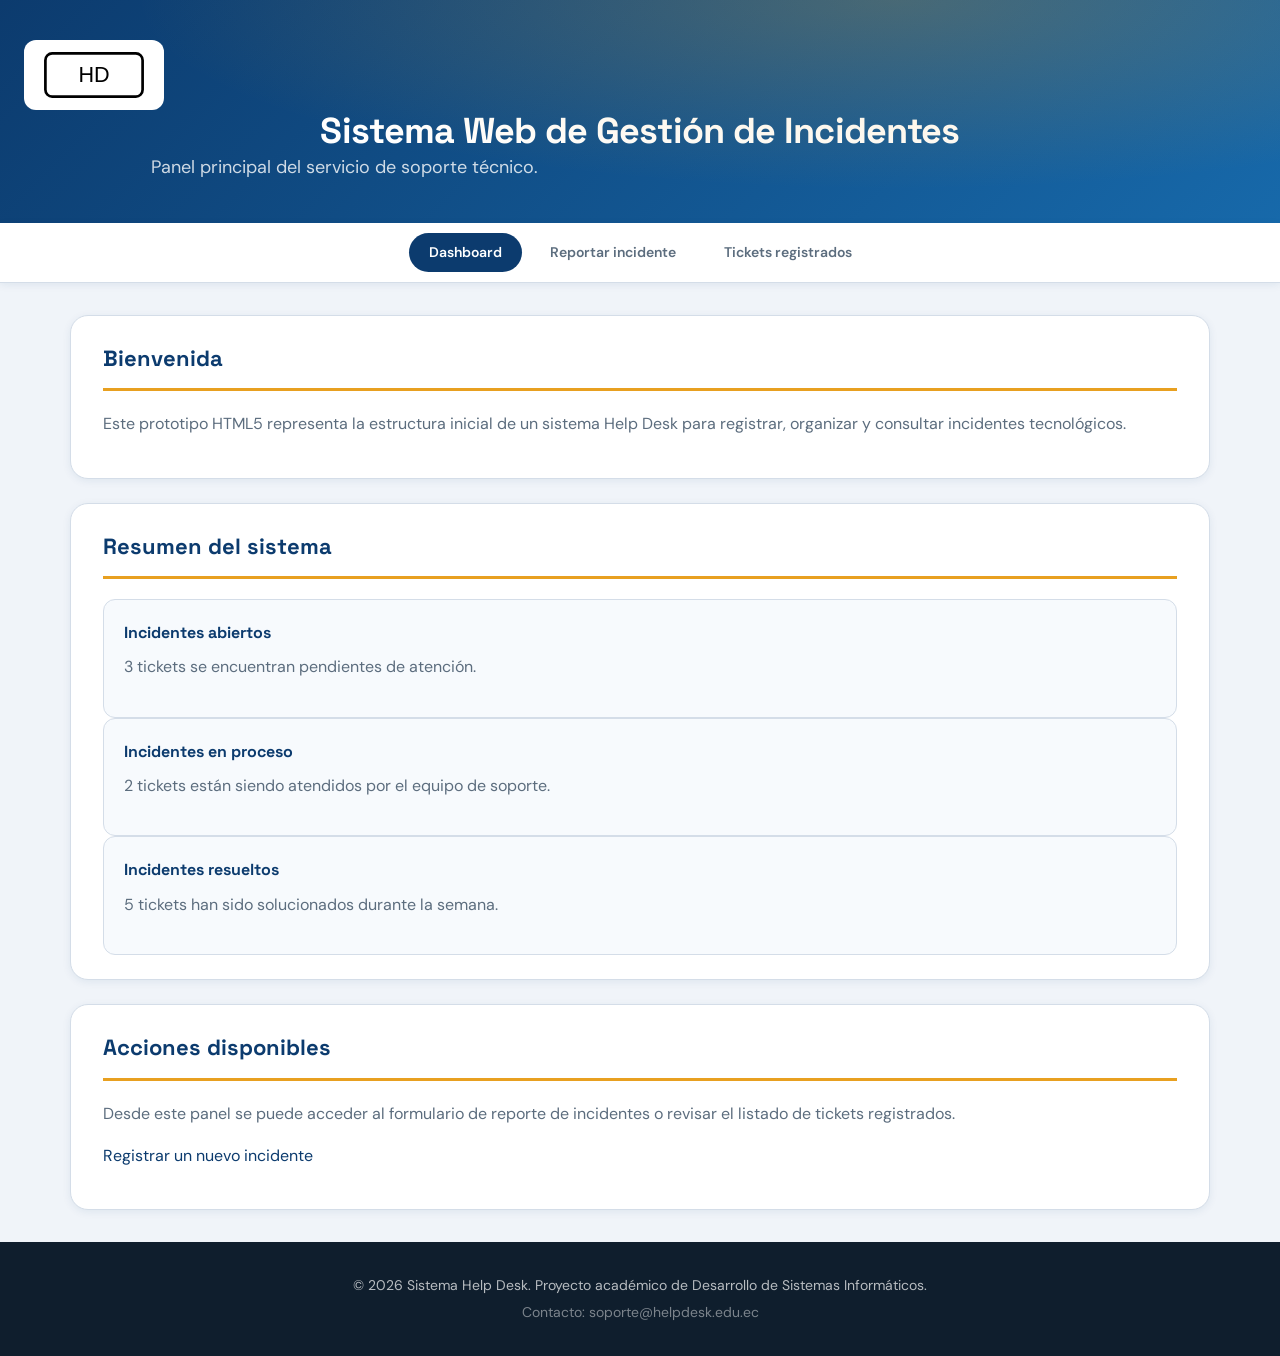
<file: index.html>
<!DOCTYPE html>
<html lang="es">
<head>
  <meta charset="UTF-8">
  <meta name="viewport" content="width=device-width, initial-scale=1.0">
  <link rel="stylesheet" href="assets/css/styles.css">
  <title>Help Desk - Dashboard</title>
</head>
<body>
  <header>
    <img src="assets/img/logo.svg" alt="Logotipo del sistema Help Desk" width="160" height="80">
    <h1>Sistema Web de Gestión de Incidentes</h1>
    <p>Panel principal del servicio de soporte técnico.</p>
  </header>

  <nav aria-label="Menú principal">
    <ul>
      <li><a href="index.html" aria-current="page">Dashboard</a></li>
      <li><a href="reportar.html">Reportar incidente</a></li>
      <li><a href="tickets.html">Tickets registrados</a></li>
    </ul>
  </nav>

  <main>
    <section aria-labelledby="bienvenida">
      <h2 id="bienvenida">Bienvenida</h2>
      <p>Este prototipo HTML5 representa la estructura inicial de un sistema Help Desk para registrar, organizar y consultar incidentes tecnológicos.</p>
    </section>

    <section aria-labelledby="resumen">
      <h2 id="resumen">Resumen del sistema</h2>

      <article>
        <h3>Incidentes abiertos</h3>
        <p>3 tickets se encuentran pendientes de atención.</p>
      </article>

      <article>
        <h3>Incidentes en proceso</h3>
        <p>2 tickets están siendo atendidos por el equipo de soporte.</p>
      </article>

      <article>
        <h3>Incidentes resueltos</h3>
        <p>5 tickets han sido solucionados durante la semana.</p>
      </article>
    </section>

    <section aria-labelledby="acciones">
      <h2 id="acciones">Acciones disponibles</h2>
      <p>Desde este panel se puede acceder al formulario de reporte de incidentes o revisar el listado de tickets registrados.</p>
      <p><a href="reportar.html">Registrar un nuevo incidente</a></p>
    </section>
  </main>

  <footer>
    <p>&copy; 2026 Sistema Help Desk. Proyecto académico de Desarrollo de Sistemas Informáticos.</p>
    <address>Contacto: soporte@helpdesk.edu.ec</address>
  </footer>
</body>
</html>
</file>
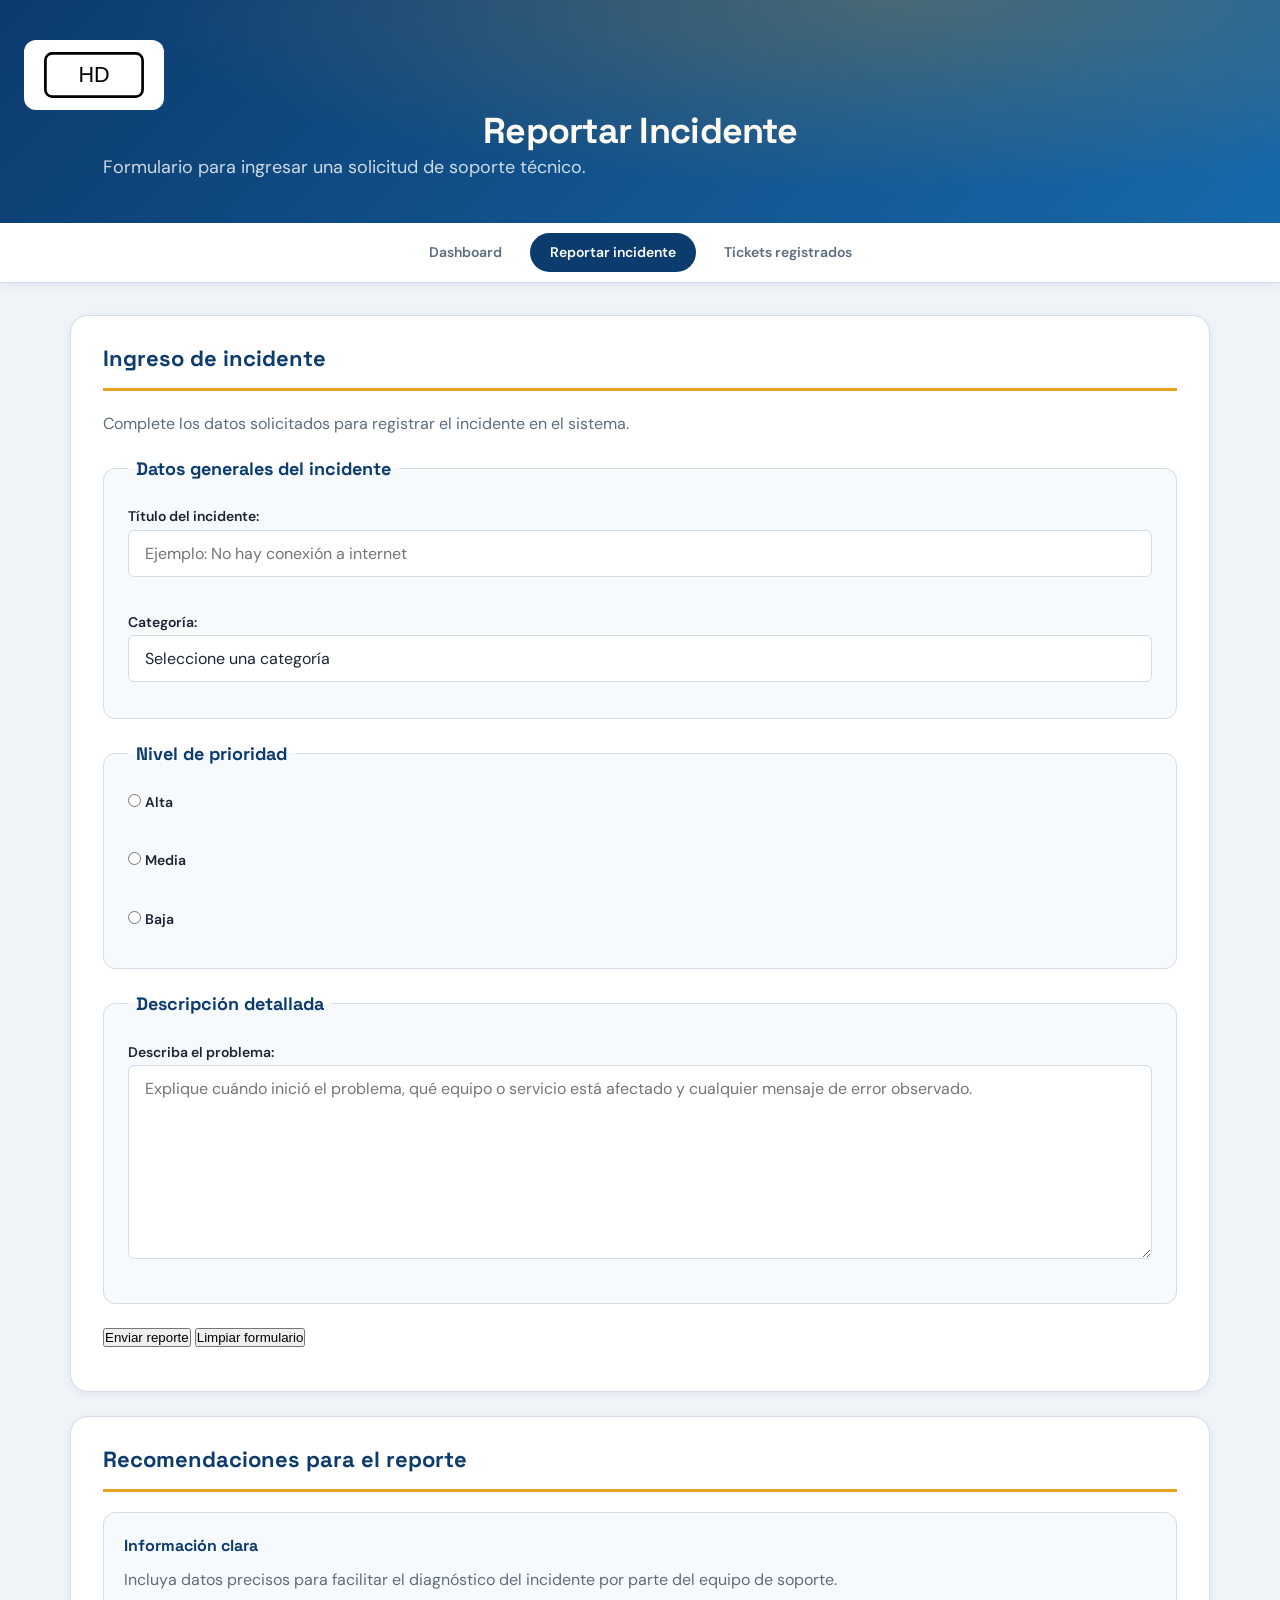
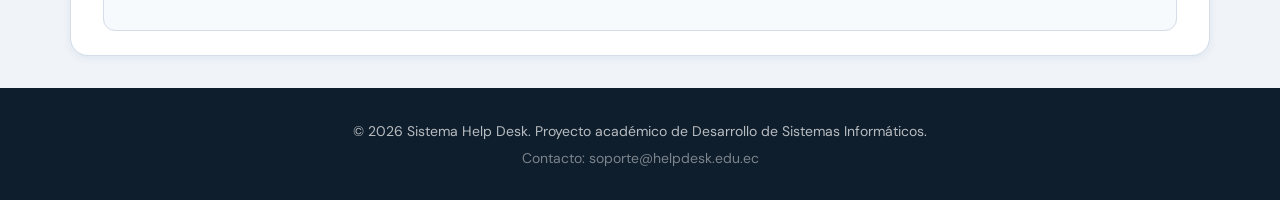
<file: reportar.html>
<!DOCTYPE html>
<html lang="es">
<head>
  <meta charset="UTF-8">
  <meta name="viewport" content="width=device-width, initial-scale=1.0">
  <link rel="stylesheet" href="assets/css/styles.css">
  <title>Help Desk - Reportar Incidente</title>
</head>
<body>
  <header>
    <img src="assets/img/logo.svg" alt="Logotipo del sistema Help Desk" width="160" height="80">
    <h1>Reportar Incidente</h1>
    <p>Formulario para ingresar una solicitud de soporte técnico.</p>
  </header>

  <nav aria-label="Menú principal">
    <ul>
      <li><a href="index.html">Dashboard</a></li>
      <li><a href="reportar.html" aria-current="page">Reportar incidente</a></li>
      <li><a href="tickets.html">Tickets registrados</a></li>
    </ul>
  </nav>

  <main>
    <section aria-labelledby="formulario-incidente">
      <h2 id="formulario-incidente">Ingreso de incidente</h2>
      <p>Complete los datos solicitados para registrar el incidente en el sistema.</p>

      <form action="#" method="post">
        <fieldset>
          <legend>Datos generales del incidente</legend>

          <p>
            <label for="titulo">Título del incidente:</label><br>
            <input type="text" id="titulo" name="titulo" placeholder="Ejemplo: No hay conexión a internet" required>
          </p>

          <p>
            <label for="categoria">Categoría:</label><br>
            <select id="categoria" name="categoria" required>
              <option value="">Seleccione una categoría</option>
              <option value="red">Red</option>
              <option value="hardware">Hardware</option>
              <option value="software">Software</option>
            </select>
          </p>
        </fieldset>

        <fieldset>
          <legend>Nivel de prioridad</legend>

          <p>
            <input type="radio" id="prioridad-alta" name="prioridad" value="alta" required>
            <label for="prioridad-alta">Alta</label>
          </p>

          <p>
            <input type="radio" id="prioridad-media" name="prioridad" value="media">
            <label for="prioridad-media">Media</label>
          </p>

          <p>
            <input type="radio" id="prioridad-baja" name="prioridad" value="baja">
            <label for="prioridad-baja">Baja</label>
          </p>
        </fieldset>

        <fieldset>
          <legend>Descripción detallada</legend>

          <p>
            <label for="descripcion">Describa el problema:</label><br>
            <textarea id="descripcion" name="descripcion" rows="8" cols="60" placeholder="Explique cuándo inició el problema, qué equipo o servicio está afectado y cualquier mensaje de error observado." required></textarea>
          </p>
        </fieldset>

        <p>
          <button type="submit">Enviar reporte</button>
          <button type="reset">Limpiar formulario</button>
        </p>
      </form>
    </section>

    <section aria-labelledby="ayuda">
      <h2 id="ayuda">Recomendaciones para el reporte</h2>
      <article>
        <h3>Información clara</h3>
        <p>Incluya datos precisos para facilitar el diagnóstico del incidente por parte del equipo de soporte.</p>
      </article>
    </section>
  </main>

  <footer>
    <p>&copy; 2026 Sistema Help Desk. Proyecto académico de Desarrollo de Sistemas Informáticos.</p>
    <address>Contacto: soporte@helpdesk.edu.ec</address>
  </footer>
</body>
</html>
</file>
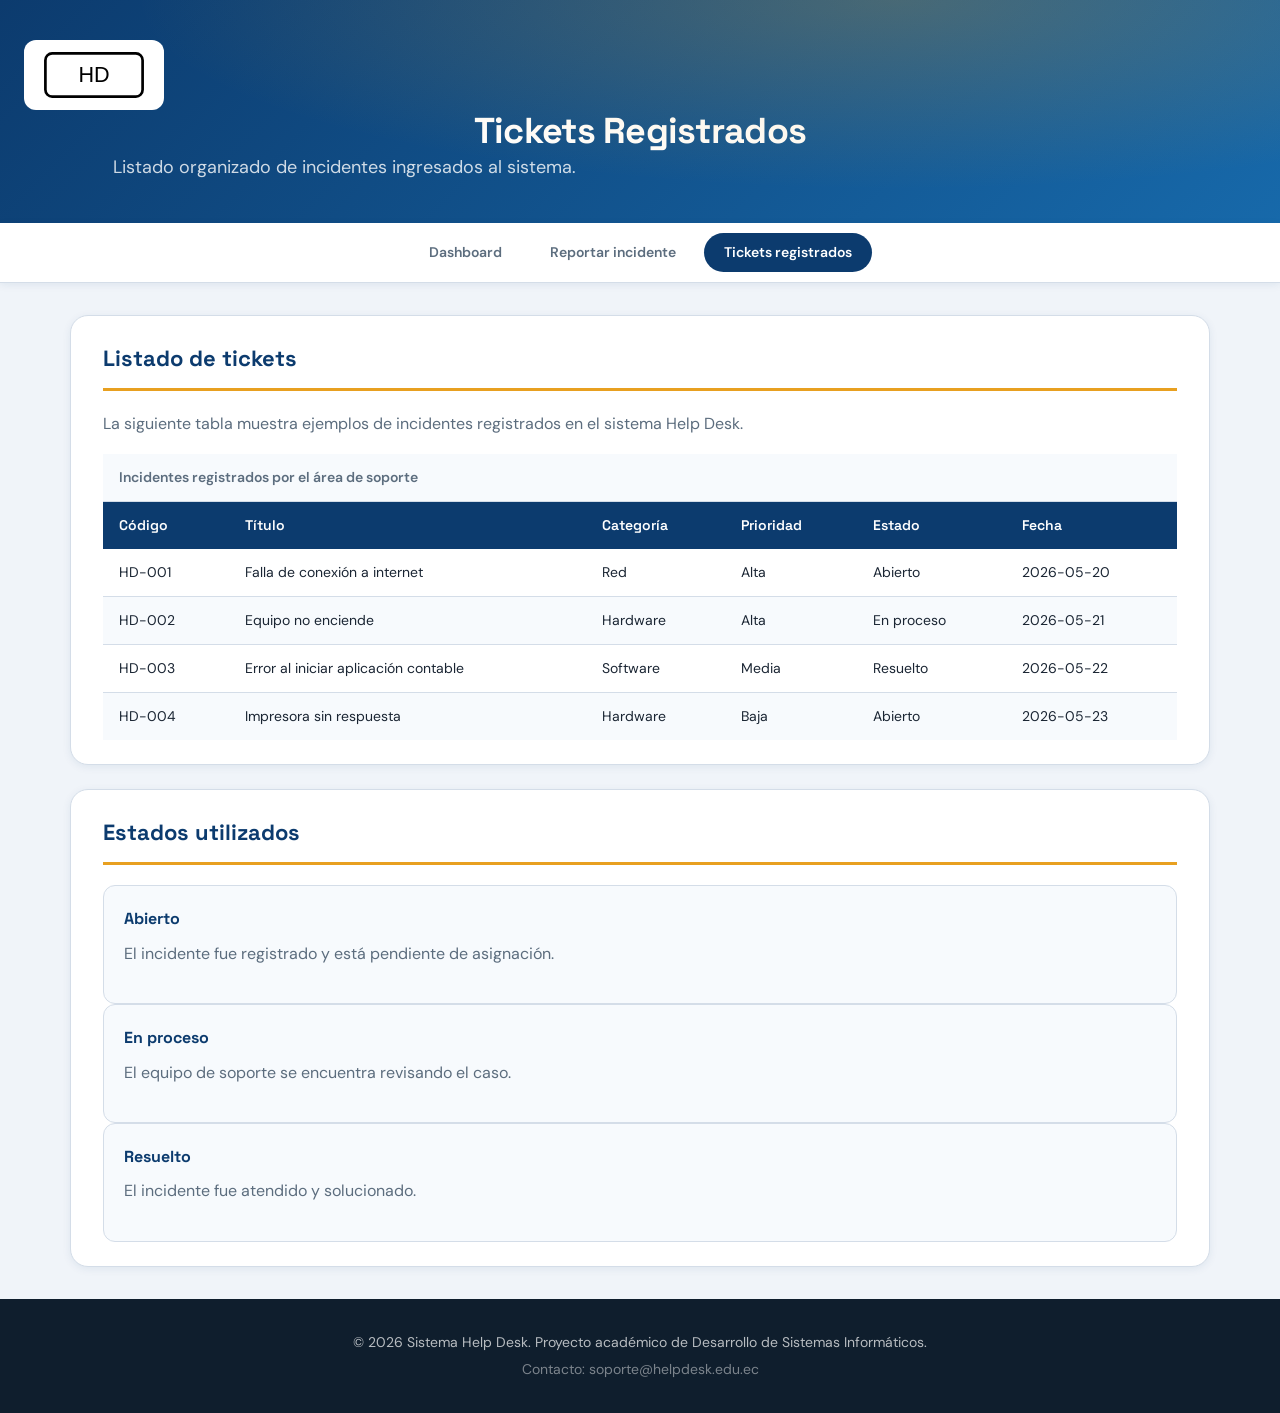
<file: tickets.html>
<!DOCTYPE html>
<html lang="es">
<head>
  <meta charset="UTF-8">
  <meta name="viewport" content="width=device-width, initial-scale=1.0">
  <link rel="stylesheet" href="assets/css/styles.css">
  <title>Help Desk - Tickets Registrados</title>
</head>
<body>
  <header>
    <img src="assets/img/logo.svg" alt="Logotipo del sistema Help Desk" width="160" height="80">
    <h1>Tickets Registrados</h1>
    <p>Listado organizado de incidentes ingresados al sistema.</p>
  </header>

  <nav aria-label="Menú principal">
    <ul>
      <li><a href="index.html">Dashboard</a></li>
      <li><a href="reportar.html">Reportar incidente</a></li>
      <li><a href="tickets.html" aria-current="page">Tickets registrados</a></li>
    </ul>
  </nav>

  <main>
    <section aria-labelledby="lista-tickets">
      <h2 id="lista-tickets">Listado de tickets</h2>
      <p>La siguiente tabla muestra ejemplos de incidentes registrados en el sistema Help Desk.</p>

      <table>
        <caption>Incidentes registrados por el área de soporte</caption>
        <thead>
          <tr>
            <th scope="col">Código</th>
            <th scope="col">Título</th>
            <th scope="col">Categoría</th>
            <th scope="col">Prioridad</th>
            <th scope="col">Estado</th>
            <th scope="col">Fecha</th>
          </tr>
        </thead>
        <tbody>
          <tr>
            <td>HD-001</td>
            <td>Falla de conexión a internet</td>
            <td>Red</td>
            <td>Alta</td>
            <td>Abierto</td>
            <td>2026-05-20</td>
          </tr>
          <tr>
            <td>HD-002</td>
            <td>Equipo no enciende</td>
            <td>Hardware</td>
            <td>Alta</td>
            <td>En proceso</td>
            <td>2026-05-21</td>
          </tr>
          <tr>
            <td>HD-003</td>
            <td>Error al iniciar aplicación contable</td>
            <td>Software</td>
            <td>Media</td>
            <td>Resuelto</td>
            <td>2026-05-22</td>
          </tr>
          <tr>
            <td>HD-004</td>
            <td>Impresora sin respuesta</td>
            <td>Hardware</td>
            <td>Baja</td>
            <td>Abierto</td>
            <td>2026-05-23</td>
          </tr>
        </tbody>
      </table>
    </section>

    <section aria-labelledby="estados">
      <h2 id="estados">Estados utilizados</h2>
      <article>
        <h3>Abierto</h3>
        <p>El incidente fue registrado y está pendiente de asignación.</p>
      </article>
      <article>
        <h3>En proceso</h3>
        <p>El equipo de soporte se encuentra revisando el caso.</p>
      </article>
      <article>
        <h3>Resuelto</h3>
        <p>El incidente fue atendido y solucionado.</p>
      </article>
    </section>
  </main>

  <footer>
    <p>&copy; 2026 Sistema Help Desk. Proyecto académico de Desarrollo de Sistemas Informáticos.</p>
    <address>Contacto: soporte@helpdesk.edu.ec</address>
  </footer>
</body>
</html>
</file>
<file: assets/css/styles.css>
/*
  Help Desk — Aegis UI Kit Integration
  Actividad 6: Diseño Adaptable y Layout
  DSI — UTM 2026
*/

@import url('https://fonts.googleapis.com/css2?family=DM+Sans:wght@400;500;700&family=Space+Grotesk:wght@600;700&display=swap');

:root {
  --c-bg:         #f0f4f9;
  --c-surface:    #ffffff;
  --c-surface-2:  #f7fafd;
  --c-primary:    #0c3b6e;
  --c-primary-h:  #0a2f58;
  --c-accent:     #e8a020;
  --c-accent-h:   #cf8c18;
  --c-success:    #1a8c5f;
  --c-warning:    #c06800;
  --c-danger:     #b81c1c;
  --c-border:     #d4dde8;
  --c-text:       #1a2533;
  --c-muted:      #5c6d7e;
  --f-display: 'Space Grotesk', system-ui, sans-serif;
  --f-body:    'DM Sans', system-ui, sans-serif;
  --t-xs:   0.75rem;
  --t-sm:   0.875rem;
  --t-base: 1rem;
  --t-lg:   1.125rem;
  --t-xl:   1.375rem;
  --t-2xl:  1.75rem;
  --t-3xl:  2.25rem;
  --sp-1:  0.25rem;
  --sp-2:  0.5rem;
  --sp-3:  0.75rem;
  --sp-4:  1rem;
  --sp-5:  1.25rem;
  --sp-6:  1.5rem;
  --sp-8:  2rem;
  --sp-10: 2.5rem;
  --sp-12: 3rem;
  --r-sm:  6px;
  --r-md:  12px;
  --r-lg:  18px;
  --r-full: 999px;
  --sh-sm:  0 2px 8px rgba(12, 59, 110, 0.08);
  --sh-md:  0 6px 20px rgba(12, 59, 110, 0.12);
  --sh-lg:  0 12px 36px rgba(12, 59, 110, 0.16);
  --max-w: 1140px;
  --nav-h: 60px;
}

*, *::before, *::after { box-sizing: border-box; margin: 0; padding: 0; }

html { scroll-behavior: smooth; -webkit-text-size-adjust: 100%; }

body {
  font-family: var(--f-body);
  font-size: var(--t-base);
  line-height: 1.65;
  color: var(--c-text);
  background: var(--c-bg);
  min-height: 100vh;
  display: flex;
  flex-direction: column;
}

img { max-width: 100%; height: auto; display: block; }
a { color: var(--c-primary); text-decoration: none; }
a:hover { text-decoration: underline; }

header {
  background: linear-gradient(135deg, var(--c-primary) 0%, #1769aa 100%);
  color: #fff;
  padding: var(--sp-10) var(--sp-6);
  text-align: center;
  position: relative;
  overflow: hidden;
}

header::before {
  content: '';
  position: absolute;
  inset: 0;
  background: radial-gradient(ellipse at 70% 0%, rgba(232,160,32,.25) 0%, transparent 60%);
  pointer-events: none;
}

.header-inner {
  position: relative;
  z-index: 1;
  display: flex;
  flex-direction: column;
  align-items: center;
  gap: var(--sp-4);
  max-width: var(--max-w);
  margin: 0 auto;
}

header img {
  width: 140px;
  background: #fff;
  border-radius: var(--r-md);
  padding: var(--sp-2) var(--sp-4);
}

header h1 {
  font-family: var(--f-display);
  font-size: clamp(var(--t-xl), 4vw, var(--t-3xl));
  font-weight: 700;
  letter-spacing: -0.02em;
  line-height: 1.2;
}

header p {
  font-size: var(--t-lg);
  color: rgba(255,255,255,.80);
  max-width: 640px;
}

nav {
  position: sticky;
  top: 0;
  z-index: 100;
  background: var(--c-surface);
  border-bottom: 1px solid var(--c-border);
  box-shadow: var(--sh-sm);
  height: var(--nav-h);
}

nav ul {
  display: flex;
  align-items: center;
  justify-content: center;
  gap: var(--sp-2);
  list-style: none;
  height: 100%;
  max-width: var(--max-w);
  margin: 0 auto;
  padding: 0 var(--sp-6);
  flex-wrap: wrap;
}

nav a {
  display: inline-flex;
  align-items: center;
  padding: var(--sp-2) var(--sp-5);
  border-radius: var(--r-full);
  font-weight: 600;
  font-size: var(--t-sm);
  color: var(--c-muted);
  transition: background .2s, color .2s, transform .15s;
  white-space: nowrap;
}

nav a:hover {
  background: var(--c-bg);
  color: var(--c-primary);
  text-decoration: none;
  transform: translateY(-1px);
}

nav a[aria-current="page"] {
  background: var(--c-primary);
  color: #fff;
}

main {
  flex: 1;
  width: min(var(--max-w), 100% - var(--sp-8));
  margin: var(--sp-8) auto;
  display: grid;
  gap: var(--sp-6);
}

.stats-grid {
  display: grid;
  grid-template-columns: repeat(3, 1fr);
  gap: var(--sp-5);
}

section {
  background: var(--c-surface);
  border: 1px solid var(--c-border);
  border-radius: var(--r-lg);
  padding: var(--sp-6) var(--sp-8);
  box-shadow: var(--sh-sm);
}

section h2 {
  font-family: var(--f-display);
  font-size: var(--t-xl);
  font-weight: 700;
  color: var(--c-primary);
  margin-bottom: var(--sp-5);
  padding-bottom: var(--sp-3);
  border-bottom: 3px solid var(--c-accent);
  display: flex;
  align-items: center;
  gap: var(--sp-3);
}

section p { color: var(--c-muted); margin-bottom: var(--sp-4); }

article {
  background: var(--c-surface-2);
  border: 1px solid var(--c-border);
  border-radius: var(--r-md);
  padding: var(--sp-5);
  transition: box-shadow .2s, transform .2s;
}

article:hover {
  box-shadow: var(--sh-md);
  transform: translateY(-2px);
}

article h3 {
  font-family: var(--f-display);
  font-size: var(--t-base);
  font-weight: 700;
  color: var(--c-primary);
  margin-bottom: var(--sp-2);
}

article .stat-number {
  font-family: var(--f-display);
  font-size: var(--t-3xl);
  font-weight: 700;
  color: var(--c-primary);
  line-height: 1;
  margin-bottom: var(--sp-1);
}

article.stat-open    .stat-number { color: var(--c-danger); }
article.stat-process .stat-number { color: var(--c-warning); }
article.stat-resolved .stat-number { color: var(--c-success); }

article .stat-label {
  font-size: var(--t-sm);
  color: var(--c-muted);
  font-weight: 500;
}

.btn {
  display: inline-flex;
  align-items: center;
  gap: var(--sp-2);
  padding: var(--sp-3) var(--sp-6);
  border-radius: var(--r-full);
  font-family: var(--f-body);
  font-weight: 700;
  font-size: var(--t-base);
  cursor: pointer;
  border: none;
  transition: background .2s, transform .15s, box-shadow .2s;
}

.btn-primary { background: var(--c-primary); color: #fff; }
.btn-primary:hover {
  background: var(--c-primary-h);
  transform: translateY(-1px);
  box-shadow: var(--sh-md);
  text-decoration: none;
  color: #fff;
}

.btn-ghost { background: #e8f1fb; color: var(--c-primary); }
.btn-ghost:hover {
  background: #d2e4f6;
  transform: translateY(-1px);
  text-decoration: none;
}

.btn-group {
  display: flex;
  flex-wrap: wrap;
  gap: var(--sp-3);
  margin-top: var(--sp-4);
}

form { display: grid; gap: var(--sp-5); margin-top: var(--sp-4); }

fieldset {
  border: 1px solid var(--c-border);
  border-radius: var(--r-md);
  padding: var(--sp-5) var(--sp-6);
  background: var(--c-surface-2);
  display: grid;
  gap: var(--sp-4);
}

legend {
  font-family: var(--f-display);
  font-weight: 700;
  color: var(--c-primary);
  font-size: var(--t-lg);
  padding: 0 var(--sp-2);
}

.form-grid-2 {
  display: grid;
  grid-template-columns: 1fr 1fr;
  gap: var(--sp-4);
}

.form-group { display: flex; flex-direction: column; gap: var(--sp-2); }

label { font-weight: 600; font-size: var(--t-sm); color: var(--c-text); }

input[type="text"],
select,
textarea {
  width: 100%;
  padding: var(--sp-3) var(--sp-4);
  font-family: var(--f-body);
  font-size: var(--t-base);
  color: var(--c-text);
  background: var(--c-surface);
  border: 1.5px solid var(--c-border);
  border-radius: var(--r-sm);
  transition: border-color .2s, box-shadow .2s;
  appearance: none;
}

input[type="text"]:focus,
select:focus,
textarea:focus {
  outline: none;
  border-color: var(--c-primary);
  box-shadow: 0 0 0 3px rgba(12,59,110,.15);
}

.radio-group {
  display: flex;
  flex-wrap: wrap;
  gap: var(--sp-3);
}

.radio-option {
  display: flex;
  align-items: center;
  gap: var(--sp-2);
  padding: var(--sp-2) var(--sp-4);
  border: 1.5px solid var(--c-border);
  border-radius: var(--r-full);
  cursor: pointer;
  transition: background .2s, border-color .2s;
}

.radio-option:has(input:checked) {
  background: #e8f1fb;
  border-color: var(--c-primary);
}

.radio-option input[type="radio"] {
  accent-color: var(--c-primary);
  width: 16px;
  height: 16px;
}

.table-wrapper {
  overflow-x: auto;
  border-radius: var(--r-md);
  border: 1px solid var(--c-border);
  margin-top: var(--sp-4);
}

table {
  width: 100%;
  border-collapse: collapse;
  min-width: 560px;
}

caption {
  font-size: var(--t-sm);
  color: var(--c-muted);
  font-weight: 600;
  text-align: left;
  padding: var(--sp-3) var(--sp-4);
  border-bottom: 1px solid var(--c-border);
  background: var(--c-surface-2);
}

th {
  background: var(--c-primary);
  color: #fff;
  font-family: var(--f-display);
  font-size: var(--t-sm);
  font-weight: 600;
  padding: var(--sp-3) var(--sp-4);
  text-align: left;
  white-space: nowrap;
}

td {
  padding: var(--sp-3) var(--sp-4);
  border-bottom: 1px solid var(--c-border);
  font-size: var(--t-sm);
  vertical-align: middle;
}

tbody tr:last-child td { border-bottom: none; }
tbody tr:nth-child(even) { background: var(--c-surface-2); }
tbody tr:hover { background: #fef7e6; }

.badge {
  display: inline-flex;
  align-items: center;
  padding: 2px 10px;
  border-radius: var(--r-full);
  font-size: var(--t-xs);
  font-weight: 700;
  letter-spacing: .03em;
  text-transform: uppercase;
}

.badge-open     { background: #fde8e8; color: #b81c1c; }
.badge-process  { background: #fff3e0; color: #c06800; }
.badge-resolved { background: #e6f4ef; color: #1a8c5f; }
.badge-high     { background: #fde8e8; color: #b81c1c; }
.badge-medium   { background: #fff3e0; color: #c06800; }
.badge-low      { background: #e6f4ef; color: #1a8c5f; }

footer {
  background: #0f1e2d;
  color: rgba(255,255,255,.70);
  text-align: center;
  padding: var(--sp-8) var(--sp-6);
  font-size: var(--t-sm);
}

footer p { margin-bottom: var(--sp-1); }
address { font-style: normal; color: rgba(255,255,255,.45); }

@media (max-width: 900px) {
  .stats-grid { grid-template-columns: repeat(2, 1fr); }
  .form-grid-2 { grid-template-columns: 1fr; }
  section { padding: var(--sp-5) var(--sp-6); }
}

@media (max-width: 600px) {
  :root { --nav-h: auto; }

  header { padding: var(--sp-8) var(--sp-4); }
  header img { width: 110px; }

  nav { position: relative; height: auto; }
  nav ul {
    flex-direction: column;
    gap: var(--sp-1);
    padding: var(--sp-3) var(--sp-4);
    align-items: stretch;
  }
  nav a { width: 100%; justify-content: center; padding: var(--sp-3) var(--sp-4); }

  main { width: 100%; padding: 0 var(--sp-4); margin: var(--sp-5) auto; }
  .stats-grid { grid-template-columns: 1fr; }
  section { padding: var(--sp-4); border-radius: var(--r-md); }
  .btn-group { flex-direction: column; }
  .btn { width: 100%; justify-content: center; }
  fieldset { padding: var(--sp-4); }
  .radio-group { flex-direction: column; }
  .radio-option { width: 100%; }
}

@media (prefers-reduced-motion: reduce) {
  *, *::before, *::after {
    animation-duration: .01ms !important;
    transition-duration: .01ms !important;
  }
}
</file>
